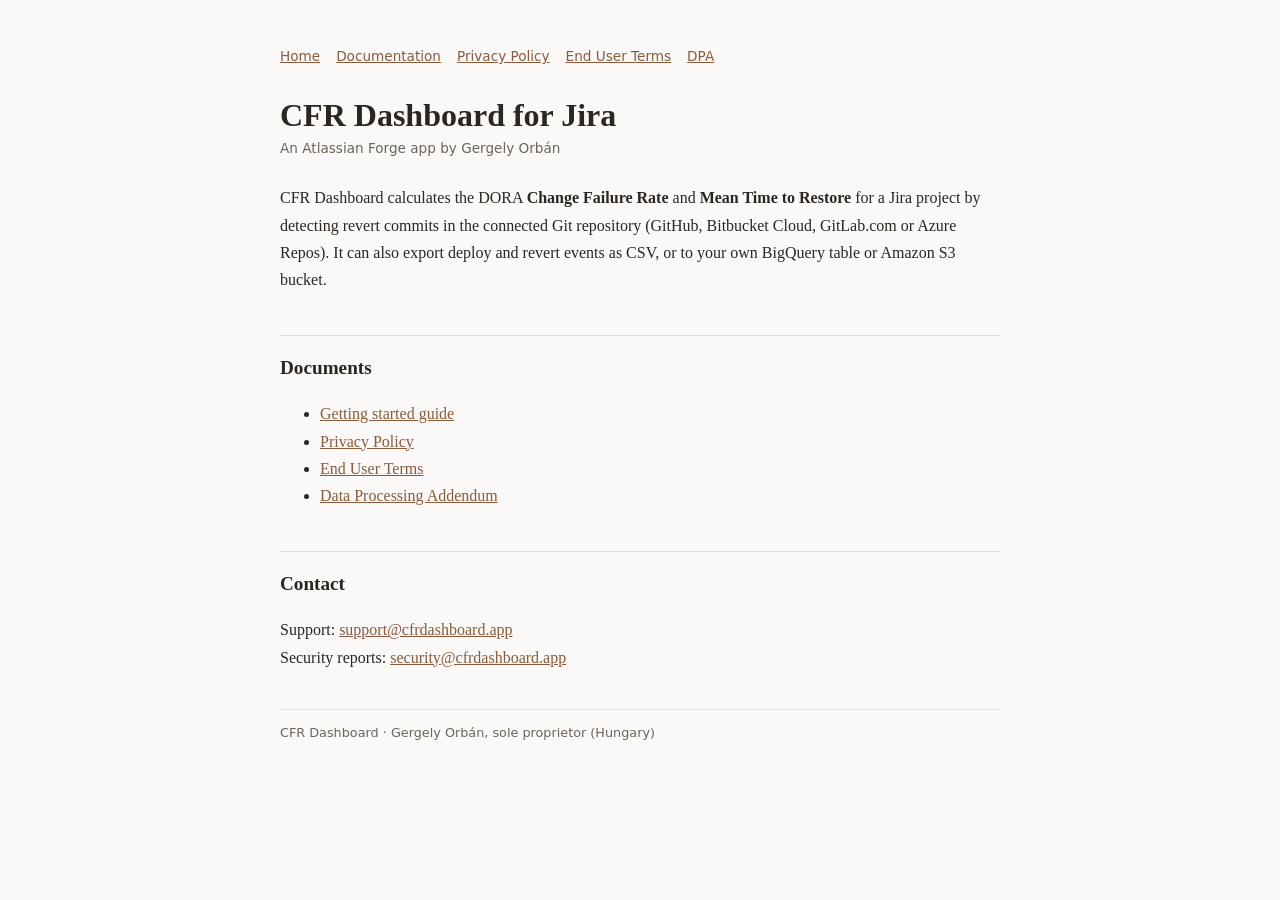
<file: index.html>
<!doctype html>
<html lang="en">
<head>
<meta charset="utf-8">
<meta name="viewport" content="width=device-width, initial-scale=1">
<title>CFR Dashboard for Jira</title>
<meta name="description" content="Change Failure Rate and time-to-restore metrics for Jira, calculated from revert commits in your Git repository.">
<link rel="stylesheet" href="/style.css">
</head>
<body>
<div class="page">
  <nav><a href="/">Home</a><a href="/docs/">Documentation</a><a href="/privacy/">Privacy Policy</a><a href="/terms/">End User Terms</a><a href="/dpa/">DPA</a></nav>
  <h1>CFR Dashboard for Jira</h1>
  <p class="sub">An Atlassian Forge app by Gergely Orbán</p>
  <p>CFR Dashboard calculates the DORA <strong>Change Failure Rate</strong> and <strong>Mean Time to Restore</strong> for a Jira project by detecting revert commits in the connected Git repository (GitHub, Bitbucket Cloud, GitLab.com or Azure Repos). It can also export deploy and revert events as CSV, or to your own BigQuery table or Amazon S3 bucket.</p>
  <h2>Documents</h2>
  <ul>
    <li><a href="/docs/">Getting started guide</a></li>
    <li><a href="/privacy/">Privacy Policy</a></li>
    <li><a href="/terms/">End User Terms</a></li>
    <li><a href="/dpa/">Data Processing Addendum</a></li>
  </ul>
  <h2>Contact</h2>
  <p>Support: <a href="mailto:support@cfrdashboard.app">support@cfrdashboard.app</a><br>
  Security reports: <a href="mailto:security@cfrdashboard.app">security@cfrdashboard.app</a></p>
  <footer>CFR Dashboard · Gergely Orbán, sole proprietor (Hungary)</footer>
</div>
</body>
</html>
</file>
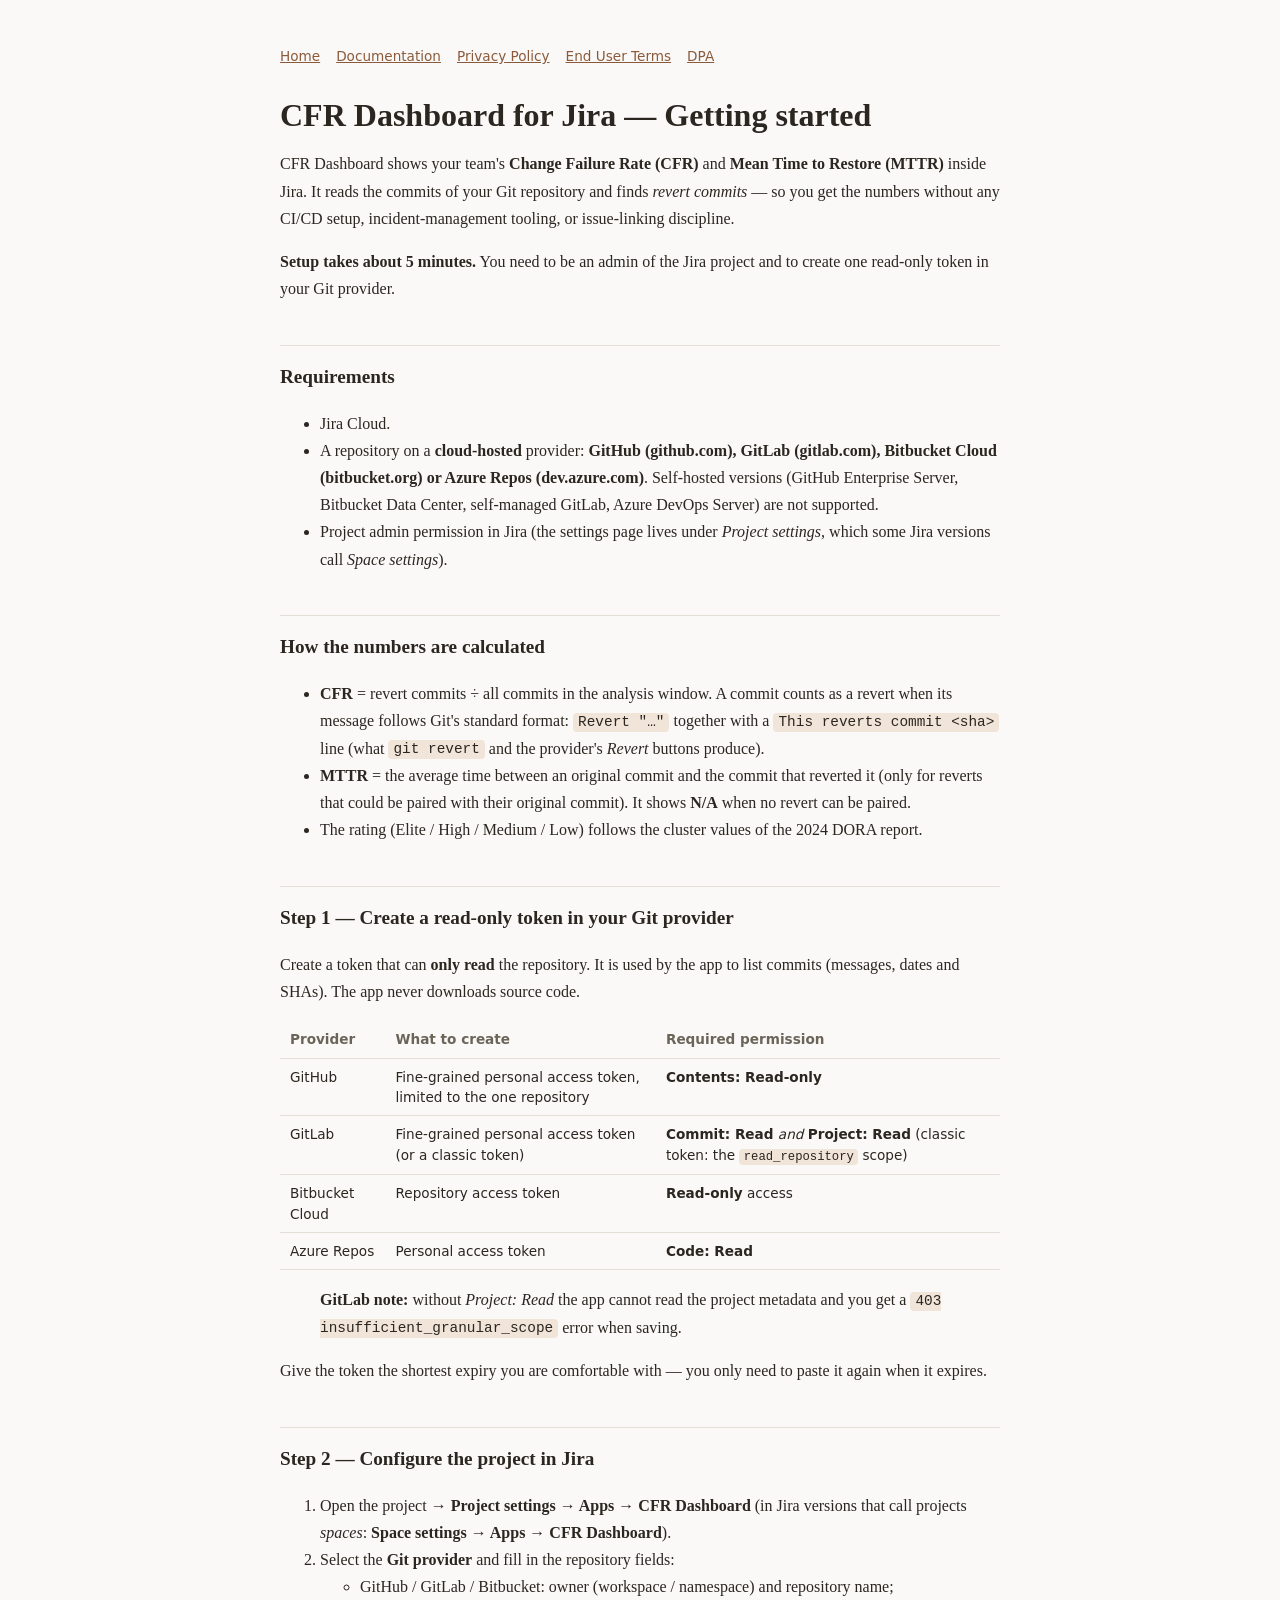
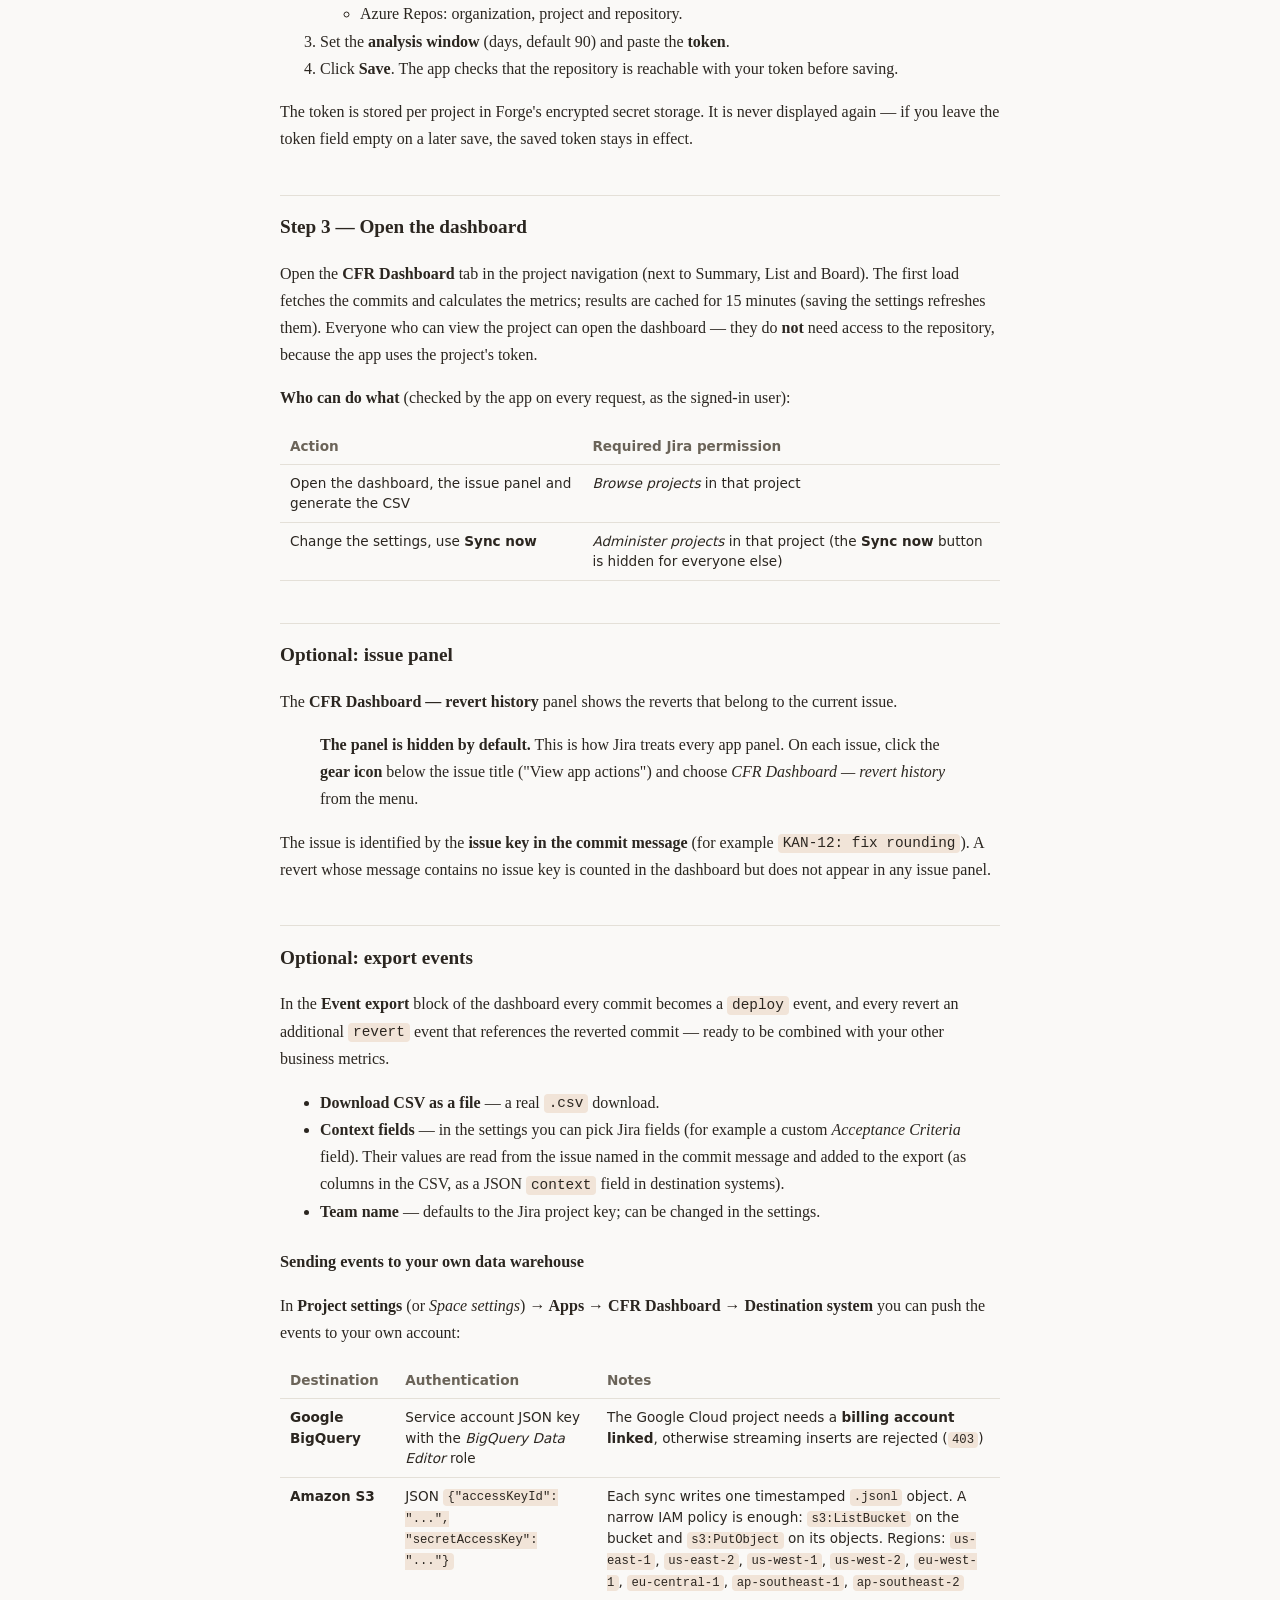
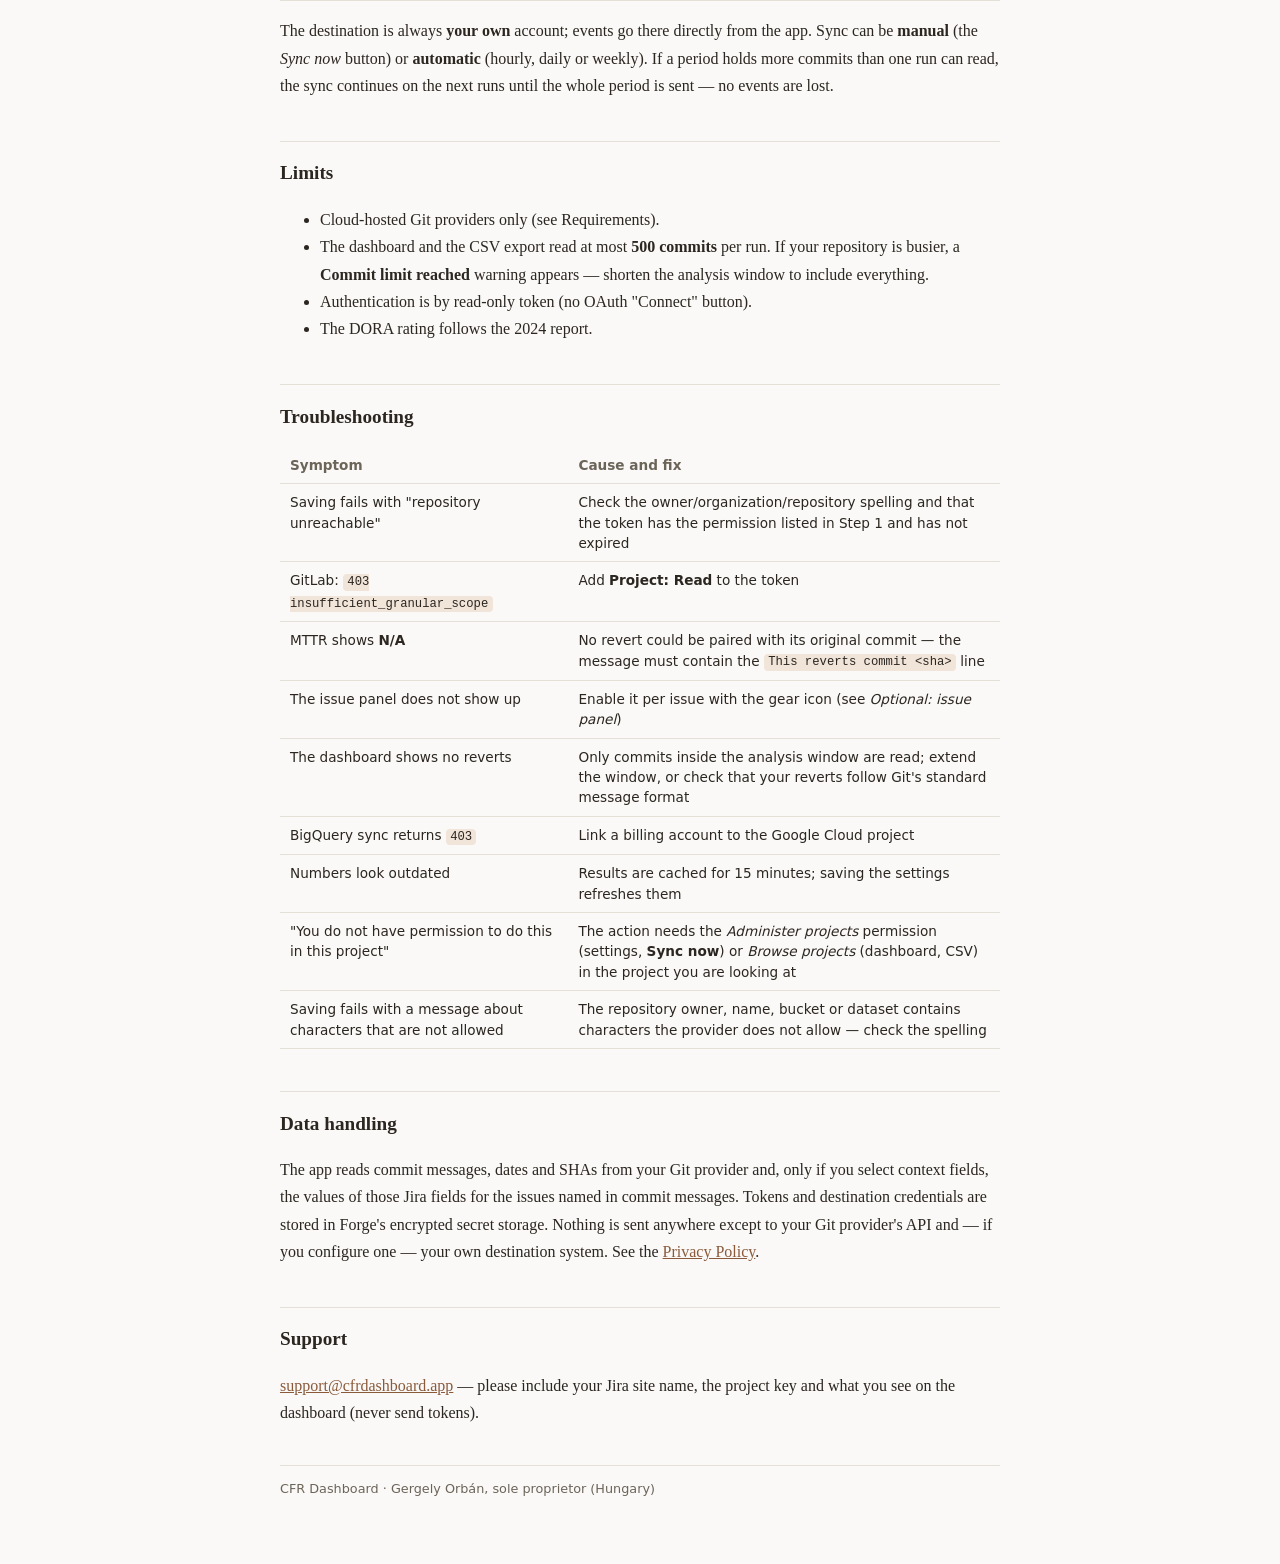
<file: docs/index.html>
<!doctype html>
<html lang="en">
<head>
<meta charset="utf-8">
<meta name="viewport" content="width=device-width, initial-scale=1">
<title>Getting started – CFR Dashboard</title>
<meta name="description" content="Set up CFR Dashboard for Jira in about five minutes: tokens, configuration, dashboard, issue panel and event export.">
<link rel="stylesheet" href="/style.css">
</head>
<body>
<div class="page">
  <nav><a href="/">Home</a><a href="/docs/">Documentation</a><a href="/privacy/">Privacy Policy</a><a href="/terms/">End User Terms</a><a href="/dpa/">DPA</a></nav>
  <h1>CFR Dashboard for Jira — Getting started</h1>
<p>CFR Dashboard shows your team&#39;s <strong>Change Failure Rate (CFR)</strong> and <strong>Mean Time to Restore (MTTR)</strong> inside Jira. It reads
the commits of your Git repository and finds <em>revert commits</em> — so you get the numbers without any CI/CD setup,
incident-management tooling, or issue-linking discipline.</p>
<p><strong>Setup takes about 5 minutes.</strong> You need to be an admin of the Jira project and to create one read-only token in your
Git provider.</p>
<h2>Requirements</h2>
<ul>
<li>Jira Cloud.</li>
<li>A repository on a <strong>cloud-hosted</strong> provider: <strong>GitHub (github.com), GitLab (gitlab.com), Bitbucket Cloud
(bitbucket.org) or Azure Repos (dev.azure.com)</strong>. Self-hosted versions (GitHub Enterprise Server, Bitbucket Data
Center, self-managed GitLab, Azure DevOps Server) are not supported.</li>
<li>Project admin permission in Jira (the settings page lives under <em>Project settings</em>, which some Jira versions call <em>Space settings</em>).</li>
</ul>
<h2>How the numbers are calculated</h2>
<ul>
<li><strong>CFR</strong> = revert commits ÷ all commits in the analysis window. A commit counts as a revert when its message follows
Git&#39;s standard format: <code>Revert &quot;…&quot;</code> together with a <code>This reverts commit &lt;sha&gt;</code> line (what <code>git revert</code> and the
provider&#39;s <em>Revert</em> buttons produce).</li>
<li><strong>MTTR</strong> = the average time between an original commit and the commit that reverted it (only for reverts that could
be paired with their original commit). It shows <strong>N/A</strong> when no revert can be paired.</li>
<li>The rating (Elite / High / Medium / Low) follows the cluster values of the 2024 DORA report.</li>
</ul>
<h2>Step 1 — Create a read-only token in your Git provider</h2>
<p>Create a token that can <strong>only read</strong> the repository. It is used by the app to list commits (messages, dates and
SHAs). The app never downloads source code.</p>
<table>
<thead>
<tr>
<th>Provider</th>
<th>What to create</th>
<th>Required permission</th>
</tr>
</thead>
<tbody><tr>
<td>GitHub</td>
<td>Fine-grained personal access token, limited to the one repository</td>
<td><strong>Contents: Read-only</strong></td>
</tr>
<tr>
<td>GitLab</td>
<td>Fine-grained personal access token (or a classic token)</td>
<td><strong>Commit: Read</strong> <em>and</em> <strong>Project: Read</strong> (classic token: the <code>read_repository</code> scope)</td>
</tr>
<tr>
<td>Bitbucket Cloud</td>
<td>Repository access token</td>
<td><strong>Read-only</strong> access</td>
</tr>
<tr>
<td>Azure Repos</td>
<td>Personal access token</td>
<td><strong>Code: Read</strong></td>
</tr>
</tbody></table>
<blockquote>
<p><strong>GitLab note:</strong> without <em>Project: Read</em> the app cannot read the project metadata and you get a
<code>403 insufficient_granular_scope</code> error when saving.</p>
</blockquote>
<p>Give the token the shortest expiry you are comfortable with — you only need to paste it again when it expires.</p>
<h2>Step 2 — Configure the project in Jira</h2>
<ol>
<li>Open the project → <strong>Project settings → Apps → CFR Dashboard</strong> (in Jira versions that call projects <em>spaces</em>: <strong>Space settings → Apps → CFR Dashboard</strong>).</li>
<li>Select the <strong>Git provider</strong> and fill in the repository fields:<ul>
<li>GitHub / GitLab / Bitbucket: owner (workspace / namespace) and repository name;</li>
<li>Azure Repos: organization, project and repository.</li>
</ul>
</li>
<li>Set the <strong>analysis window</strong> (days, default 90) and paste the <strong>token</strong>.</li>
<li>Click <strong>Save</strong>. The app checks that the repository is reachable with your token before saving.</li>
</ol>
<p>The token is stored per project in Forge&#39;s encrypted secret storage. It is never displayed again — if you leave the
token field empty on a later save, the saved token stays in effect.</p>
<h2>Step 3 — Open the dashboard</h2>
<p>Open the <strong>CFR Dashboard</strong> tab in the project navigation (next to Summary, List and Board). The first load fetches the commits and calculates the metrics; results
are cached for 15 minutes (saving the settings refreshes them). Everyone who can view the project can open the
dashboard — they do <strong>not</strong> need access to the repository, because the app uses the project&#39;s token.</p>
<p><strong>Who can do what</strong> (checked by the app on every request, as the signed-in user):</p>
<table>
<thead>
<tr>
<th>Action</th>
<th>Required Jira permission</th>
</tr>
</thead>
<tbody><tr>
<td>Open the dashboard, the issue panel and generate the CSV</td>
<td><em>Browse projects</em> in that project</td>
</tr>
<tr>
<td>Change the settings, use <strong>Sync now</strong></td>
<td><em>Administer projects</em> in that project (the <strong>Sync now</strong> button is hidden for everyone else)</td>
</tr>
</tbody></table>
<h2>Optional: issue panel</h2>
<p>The <strong>CFR Dashboard — revert history</strong> panel shows the reverts that belong to the current issue.</p>
<blockquote>
<p><strong>The panel is hidden by default.</strong> This is how Jira treats every app panel. On each issue, click the <strong>gear icon</strong>
below the issue title (&quot;View app actions&quot;) and choose <em>CFR Dashboard — revert history</em> from the menu.</p>
</blockquote>
<p>The issue is identified by the <strong>issue key in the commit message</strong> (for example <code>KAN-12: fix rounding</code>). A revert
whose message contains no issue key is counted in the dashboard but does not appear in any issue panel.</p>
<h2>Optional: export events</h2>
<p>In the <strong>Event export</strong> block of the dashboard every commit becomes a <code>deploy</code> event, and every revert an additional
<code>revert</code> event that references the reverted commit — ready to be combined with your other business metrics.</p>
<ul>
<li><strong>Download CSV as a file</strong> — a real <code>.csv</code> download.</li>
<li><strong>Context fields</strong> — in the settings you can pick Jira fields (for example a custom <em>Acceptance Criteria</em> field).
Their values are read from the issue named in the commit message and added to the export (as columns in the CSV, as a
JSON <code>context</code> field in destination systems).</li>
<li><strong>Team name</strong> — defaults to the Jira project key; can be changed in the settings.</li>
</ul>
<h3>Sending events to your own data warehouse</h3>
<p>In <strong>Project settings</strong> (or <em>Space settings</em>) <strong>→ Apps → CFR Dashboard → Destination system</strong> you can push the events to your own account:</p>
<table>
<thead>
<tr>
<th>Destination</th>
<th>Authentication</th>
<th>Notes</th>
</tr>
</thead>
<tbody><tr>
<td><strong>Google BigQuery</strong></td>
<td>Service account JSON key with the <em>BigQuery Data Editor</em> role</td>
<td>The Google Cloud project needs a <strong>billing account linked</strong>, otherwise streaming inserts are rejected (<code>403</code>)</td>
</tr>
<tr>
<td><strong>Amazon S3</strong></td>
<td>JSON <code>{&quot;accessKeyId&quot;: &quot;...&quot;, &quot;secretAccessKey&quot;: &quot;...&quot;}</code></td>
<td>Each sync writes one timestamped <code>.jsonl</code> object. A narrow IAM policy is enough: <code>s3:ListBucket</code> on the bucket and <code>s3:PutObject</code> on its objects. Regions: <code>us-east-1</code>, <code>us-east-2</code>, <code>us-west-1</code>, <code>us-west-2</code>, <code>eu-west-1</code>, <code>eu-central-1</code>, <code>ap-southeast-1</code>, <code>ap-southeast-2</code></td>
</tr>
</tbody></table>
<p>The destination is always <strong>your own</strong> account; events go there directly from the app. Sync can be <strong>manual</strong> (the
<em>Sync now</em> button) or <strong>automatic</strong> (hourly, daily or weekly). If a period holds more commits than one run can read,
the sync continues on the next runs until the whole period is sent — no events are lost.</p>
<h2>Limits</h2>
<ul>
<li>Cloud-hosted Git providers only (see Requirements).</li>
<li>The dashboard and the CSV export read at most <strong>500 commits</strong> per run. If your repository is busier, a <strong>Commit limit
reached</strong> warning appears — shorten the analysis window to include everything.</li>
<li>Authentication is by read-only token (no OAuth &quot;Connect&quot; button).</li>
<li>The DORA rating follows the 2024 report.</li>
</ul>
<h2>Troubleshooting</h2>
<table>
<thead>
<tr>
<th>Symptom</th>
<th>Cause and fix</th>
</tr>
</thead>
<tbody><tr>
<td>Saving fails with &quot;repository unreachable&quot;</td>
<td>Check the owner/organization/repository spelling and that the token has the permission listed in Step 1 and has not expired</td>
</tr>
<tr>
<td>GitLab: <code>403 insufficient_granular_scope</code></td>
<td>Add <strong>Project: Read</strong> to the token</td>
</tr>
<tr>
<td>MTTR shows <strong>N/A</strong></td>
<td>No revert could be paired with its original commit — the message must contain the <code>This reverts commit &lt;sha&gt;</code> line</td>
</tr>
<tr>
<td>The issue panel does not show up</td>
<td>Enable it per issue with the gear icon (see <em>Optional: issue panel</em>)</td>
</tr>
<tr>
<td>The dashboard shows no reverts</td>
<td>Only commits inside the analysis window are read; extend the window, or check that your reverts follow Git&#39;s standard message format</td>
</tr>
<tr>
<td>BigQuery sync returns <code>403</code></td>
<td>Link a billing account to the Google Cloud project</td>
</tr>
<tr>
<td>Numbers look outdated</td>
<td>Results are cached for 15 minutes; saving the settings refreshes them</td>
</tr>
<tr>
<td>&quot;You do not have permission to do this in this project&quot;</td>
<td>The action needs the <em>Administer projects</em> permission (settings, <strong>Sync now</strong>) or <em>Browse projects</em> (dashboard, CSV) in the project you are looking at</td>
</tr>
<tr>
<td>Saving fails with a message about characters that are not allowed</td>
<td>The repository owner, name, bucket or dataset contains characters the provider does not allow — check the spelling</td>
</tr>
</tbody></table>
<h2>Data handling</h2>
<p>The app reads commit messages, dates and SHAs from your Git provider and, only if you select context fields, the
values of those Jira fields for the issues named in commit messages. Tokens and destination credentials are stored in
Forge&#39;s encrypted secret storage. Nothing is sent anywhere except to your Git provider&#39;s API and — if you configure
one — your own destination system. See the <a href="https://cfrdashboard.app/privacy/">Privacy Policy</a>.</p>
<h2>Support</h2>
<p><a href="mailto:support@cfrdashboard.app">support@cfrdashboard.app</a> — please include your Jira site name, the project key and what you see on the
dashboard (never send tokens).</p>

  <footer>CFR Dashboard · Gergely Orbán, sole proprietor (Hungary)</footer>
</div>
</body>
</html>
</file>
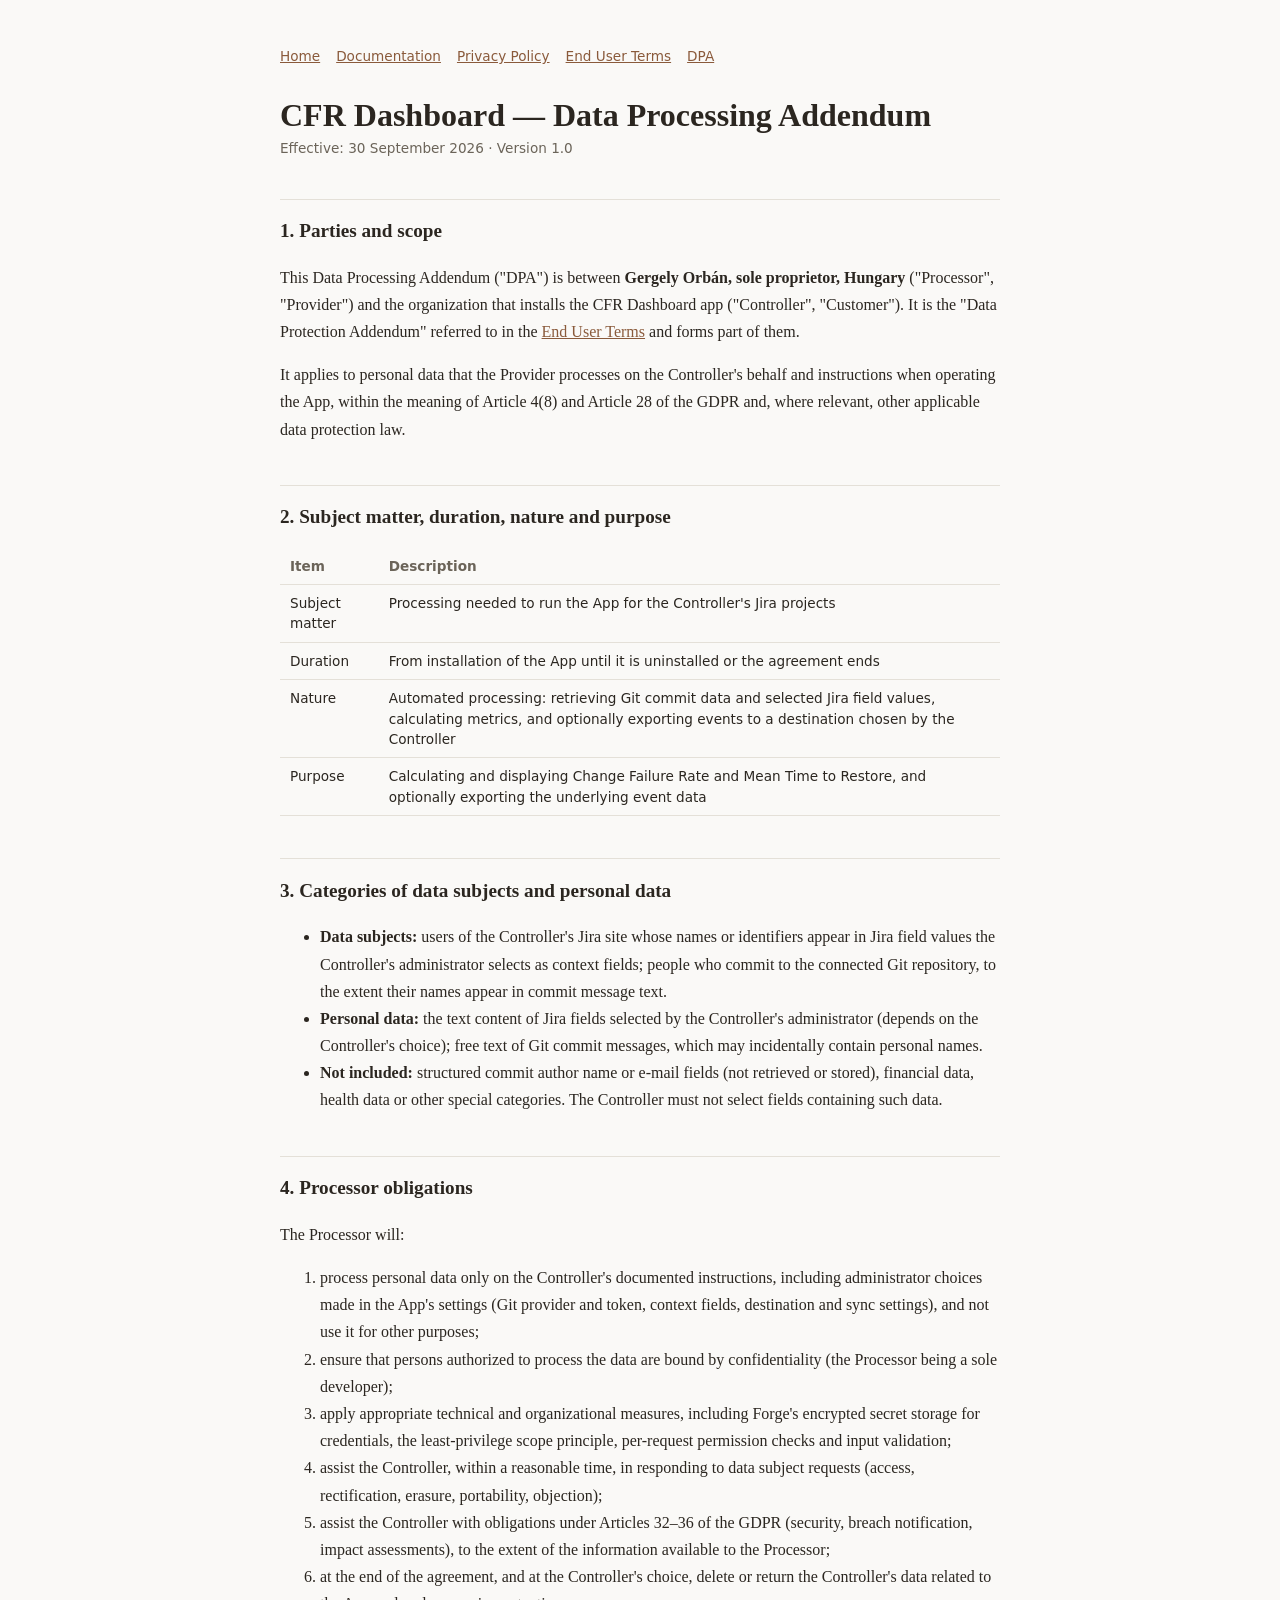
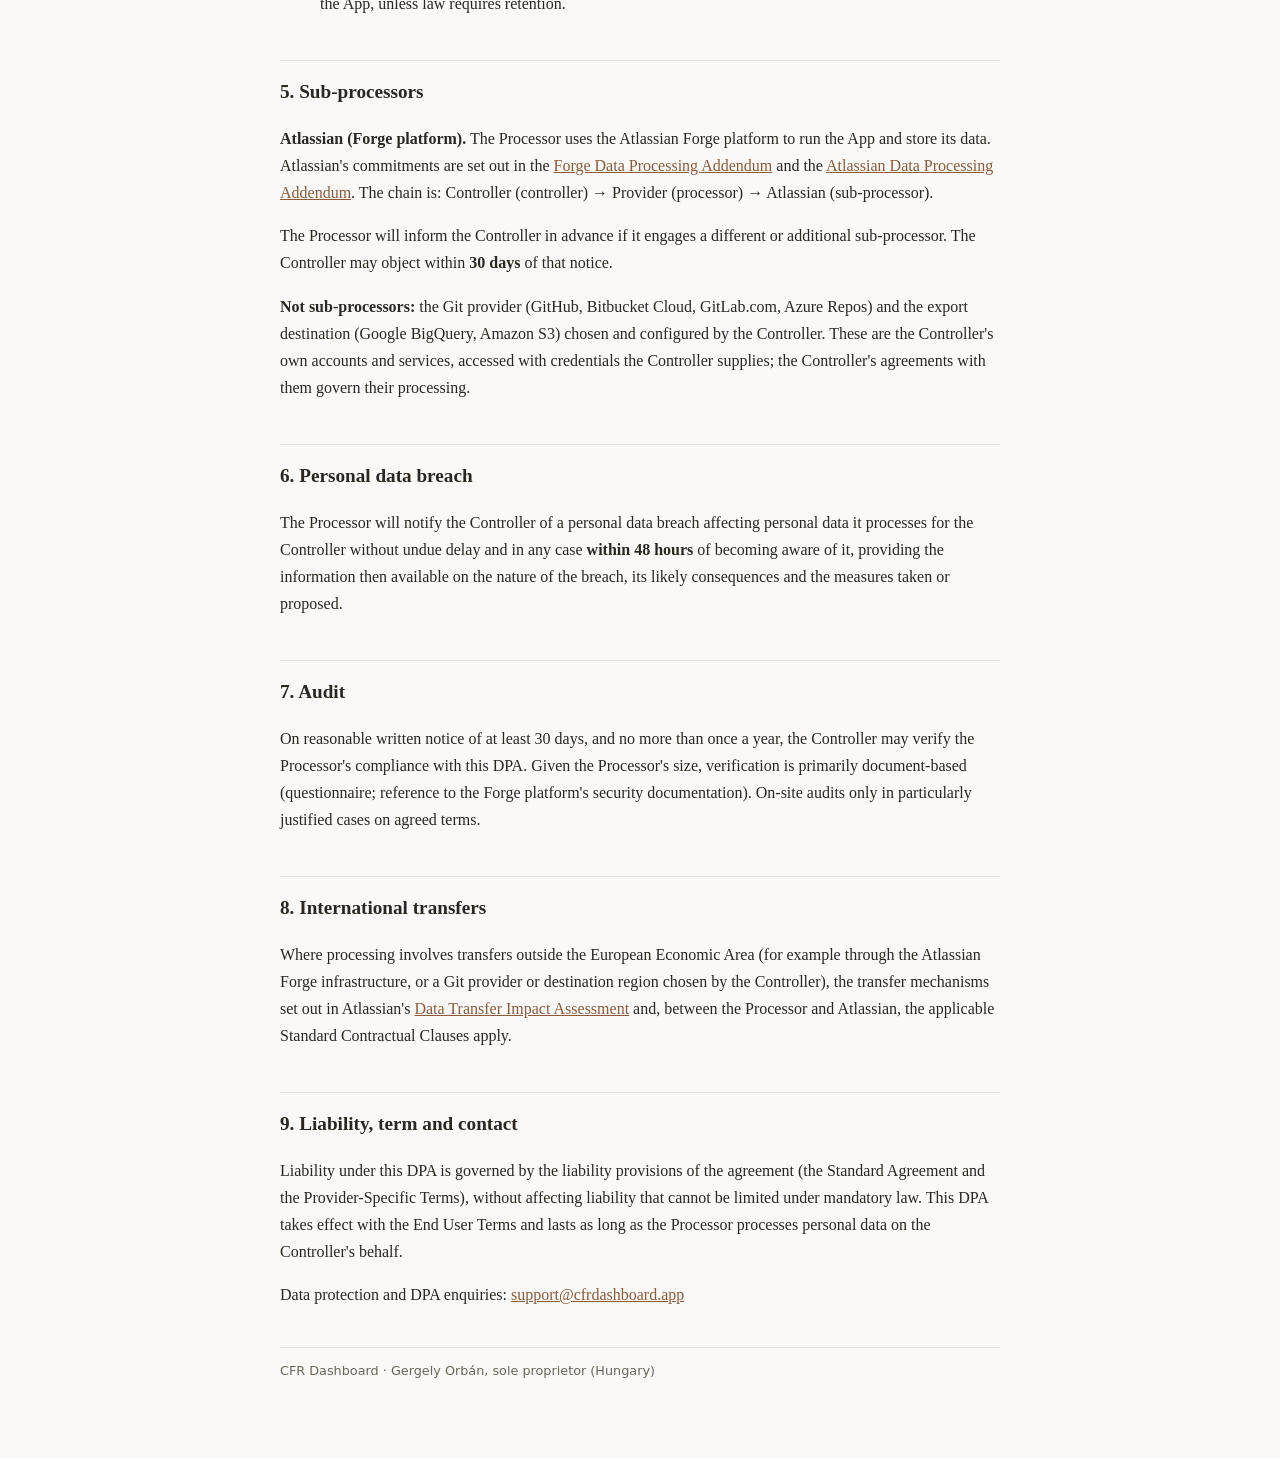
<file: dpa/index.html>
<!doctype html>
<html lang="en">
<head>
<meta charset="utf-8">
<meta name="viewport" content="width=device-width, initial-scale=1">
<title>Data Processing Addendum – CFR Dashboard</title>
<link rel="stylesheet" href="/style.css">
</head>
<body>
<div class="page">
  <nav><a href="/">Home</a><a href="/docs/">Documentation</a><a href="/privacy/">Privacy Policy</a><a href="/terms/">End User Terms</a><a href="/dpa/">DPA</a></nav>
  <h1>CFR Dashboard — Data Processing Addendum</h1>
  <p class="sub">Effective: 30 September 2026 · Version 1.0</p>

  <h2>1. Parties and scope</h2>
  <p>This Data Processing Addendum ("DPA") is between <strong>Gergely Orbán, sole proprietor, Hungary</strong> ("Processor", "Provider") and the organization that installs the CFR Dashboard app ("Controller", "Customer"). It is the "Data Protection Addendum" referred to in the <a href="/terms/">End User Terms</a> and forms part of them.</p>
  <p>It applies to personal data that the Provider processes on the Controller's behalf and instructions when operating the App, within the meaning of Article 4(8) and Article 28 of the GDPR and, where relevant, other applicable data protection law.</p>

  <h2>2. Subject matter, duration, nature and purpose</h2>
  <table>
    <tr><th>Item</th><th>Description</th></tr>
    <tr><td>Subject matter</td><td>Processing needed to run the App for the Controller's Jira projects</td></tr>
    <tr><td>Duration</td><td>From installation of the App until it is uninstalled or the agreement ends</td></tr>
    <tr><td>Nature</td><td>Automated processing: retrieving Git commit data and selected Jira field values, calculating metrics, and optionally exporting events to a destination chosen by the Controller</td></tr>
    <tr><td>Purpose</td><td>Calculating and displaying Change Failure Rate and Mean Time to Restore, and optionally exporting the underlying event data</td></tr>
  </table>

  <h2>3. Categories of data subjects and personal data</h2>
  <ul>
    <li><strong>Data subjects:</strong> users of the Controller's Jira site whose names or identifiers appear in Jira field values the Controller's administrator selects as context fields; people who commit to the connected Git repository, to the extent their names appear in commit message text.</li>
    <li><strong>Personal data:</strong> the text content of Jira fields selected by the Controller's administrator (depends on the Controller's choice); free text of Git commit messages, which may incidentally contain personal names.</li>
    <li><strong>Not included:</strong> structured commit author name or e-mail fields (not retrieved or stored), financial data, health data or other special categories. The Controller must not select fields containing such data.</li>
  </ul>

  <h2>4. Processor obligations</h2>
  <p>The Processor will:</p>
  <ol>
    <li>process personal data only on the Controller's documented instructions, including administrator choices made in the App's settings (Git provider and token, context fields, destination and sync settings), and not use it for other purposes;</li>
    <li>ensure that persons authorized to process the data are bound by confidentiality (the Processor being a sole developer);</li>
    <li>apply appropriate technical and organizational measures, including Forge's encrypted secret storage for credentials, the least-privilege scope principle, per-request permission checks and input validation;</li>
    <li>assist the Controller, within a reasonable time, in responding to data subject requests (access, rectification, erasure, portability, objection);</li>
    <li>assist the Controller with obligations under Articles 32–36 of the GDPR (security, breach notification, impact assessments), to the extent of the information available to the Processor;</li>
    <li>at the end of the agreement, and at the Controller's choice, delete or return the Controller's data related to the App, unless law requires retention.</li>
  </ol>

  <h2>5. Sub-processors</h2>
  <p><strong>Atlassian (Forge platform).</strong> The Processor uses the Atlassian Forge platform to run the App and store its data. Atlassian's commitments are set out in the <a href="https://developer.atlassian.com/platform/forge/resources/Forge-Data-Processing-Addendum.pdf">Forge Data Processing Addendum</a> and the <a href="https://www.atlassian.com/legal/data-processing-addendum">Atlassian Data Processing Addendum</a>. The chain is: Controller (controller) → Provider (processor) → Atlassian (sub-processor).</p>
  <p>The Processor will inform the Controller in advance if it engages a different or additional sub-processor. The Controller may object within <strong>30 days</strong> of that notice.</p>
  <p><strong>Not sub-processors:</strong> the Git provider (GitHub, Bitbucket Cloud, GitLab.com, Azure Repos) and the export destination (Google BigQuery, Amazon S3) chosen and configured by the Controller. These are the Controller's own accounts and services, accessed with credentials the Controller supplies; the Controller's agreements with them govern their processing.</p>

  <h2>6. Personal data breach</h2>
  <p>The Processor will notify the Controller of a personal data breach affecting personal data it processes for the Controller without undue delay and in any case <strong>within 48 hours</strong> of becoming aware of it, providing the information then available on the nature of the breach, its likely consequences and the measures taken or proposed.</p>

  <h2>7. Audit</h2>
  <p>On reasonable written notice of at least 30 days, and no more than once a year, the Controller may verify the Processor's compliance with this DPA. Given the Processor's size, verification is primarily document-based (questionnaire; reference to the Forge platform's security documentation). On-site audits only in particularly justified cases on agreed terms.</p>

  <h2>8. International transfers</h2>
  <p>Where processing involves transfers outside the European Economic Area (for example through the Atlassian Forge infrastructure, or a Git provider or destination region chosen by the Controller), the transfer mechanisms set out in Atlassian's <a href="https://www.atlassian.com/legal/data-transfer-impact-assessment">Data Transfer Impact Assessment</a> and, between the Processor and Atlassian, the applicable Standard Contractual Clauses apply.</p>

  <h2>9. Liability, term and contact</h2>
  <p>Liability under this DPA is governed by the liability provisions of the agreement (the Standard Agreement and the Provider-Specific Terms), without affecting liability that cannot be limited under mandatory law. This DPA takes effect with the End User Terms and lasts as long as the Processor processes personal data on the Controller's behalf.</p>
  <p>Data protection and DPA enquiries: <a href="mailto:support@cfrdashboard.app">support@cfrdashboard.app</a></p>

  <footer>CFR Dashboard · Gergely Orbán, sole proprietor (Hungary)</footer>
</div>
</body>
</html>
</file>
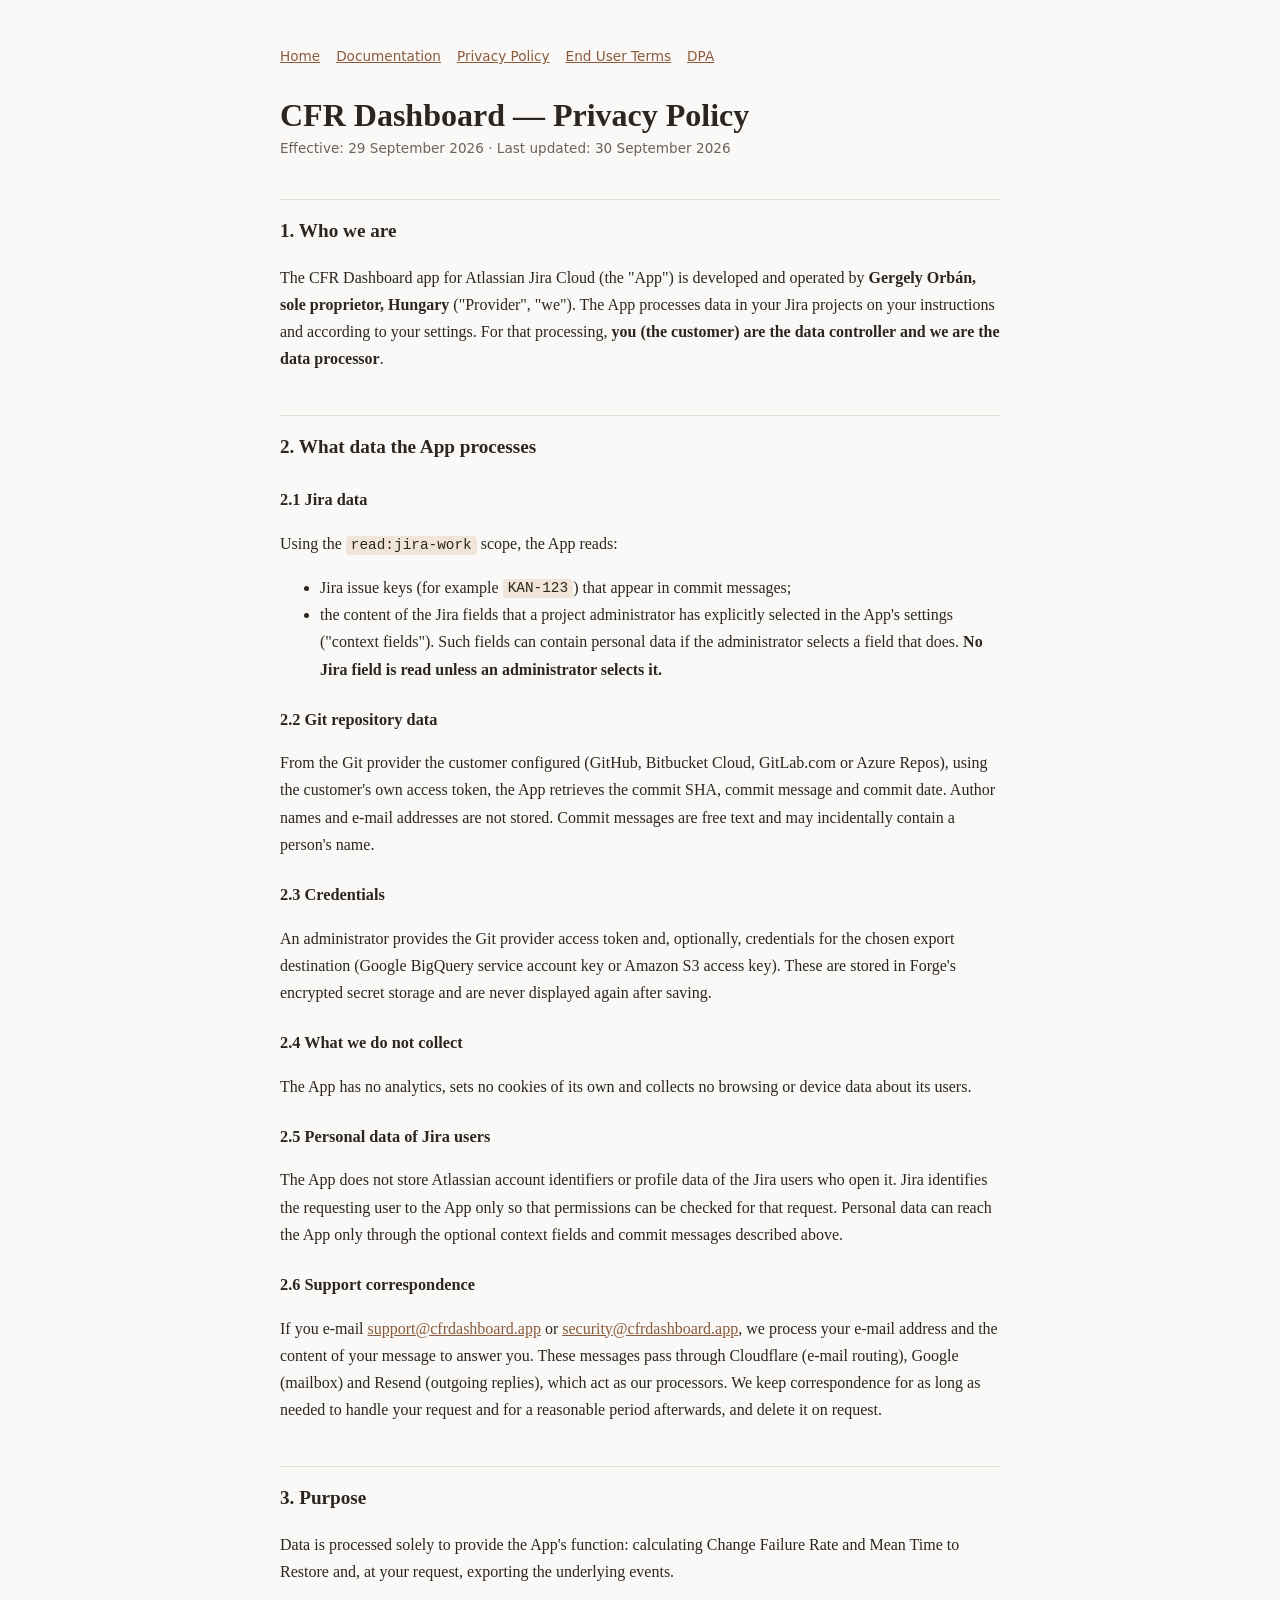
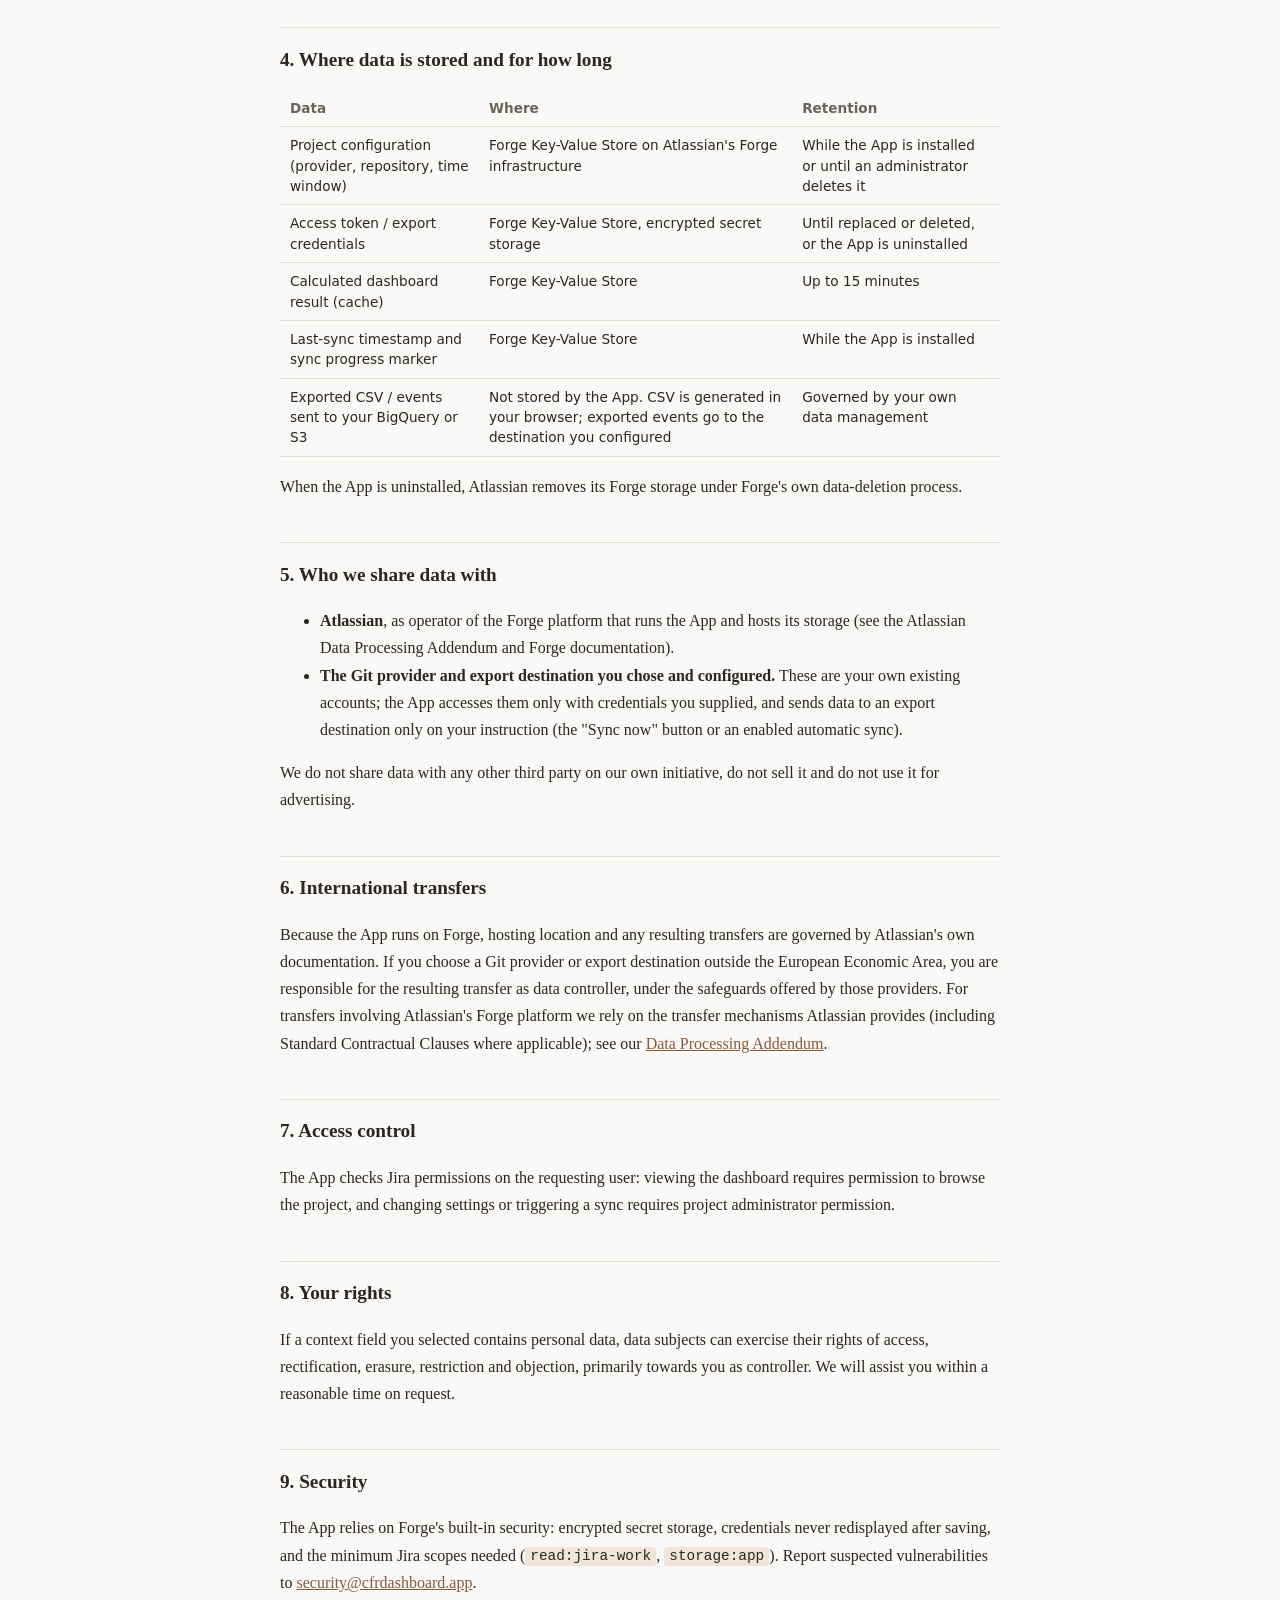
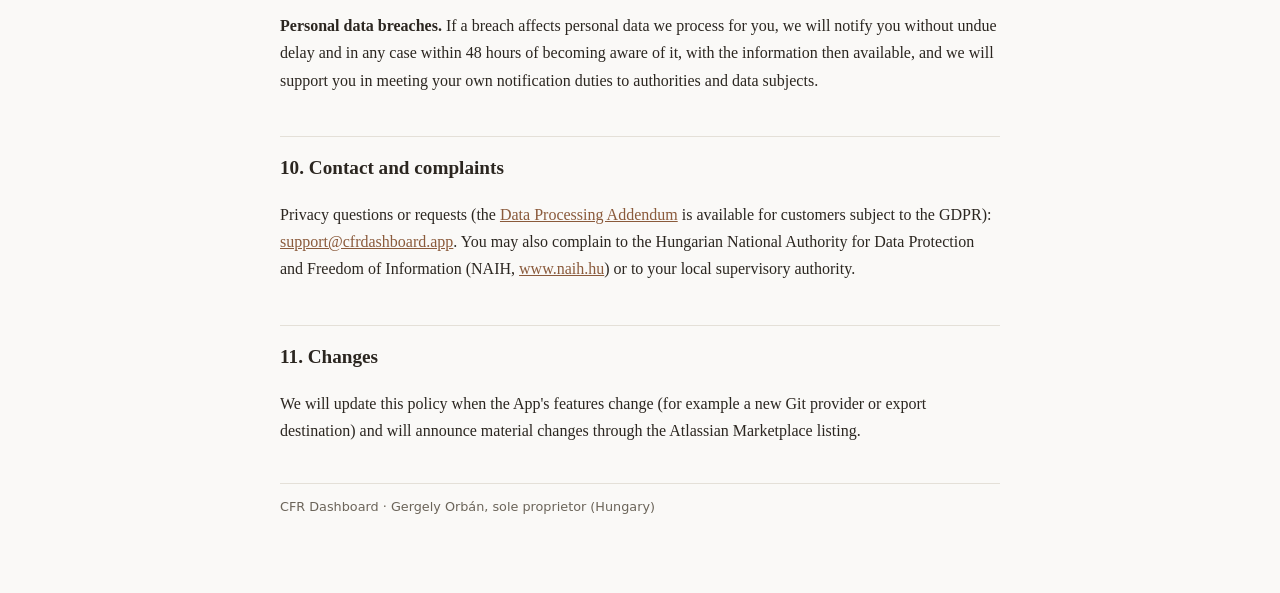
<file: privacy/index.html>
<!doctype html>
<html lang="en">
<head>
<meta charset="utf-8">
<meta name="viewport" content="width=device-width, initial-scale=1">
<title>Privacy Policy – CFR Dashboard</title>
<link rel="stylesheet" href="/style.css">
</head>
<body>
<div class="page">
  <nav><a href="/">Home</a><a href="/docs/">Documentation</a><a href="/privacy/">Privacy Policy</a><a href="/terms/">End User Terms</a><a href="/dpa/">DPA</a></nav>
  <h1>CFR Dashboard — Privacy Policy</h1>
  <p class="sub">Effective: 29 September 2026 · Last updated: 30 September 2026</p>

  <h2>1. Who we are</h2>
  <p>The CFR Dashboard app for Atlassian Jira Cloud (the "App") is developed and operated by <strong>Gergely Orbán, sole proprietor, Hungary</strong> ("Provider", "we"). The App processes data in your Jira projects on your instructions and according to your settings. For that processing, <strong>you (the customer) are the data controller and we are the data processor</strong>.</p>

  <h2>2. What data the App processes</h2>
  <h3>2.1 Jira data</h3>
  <p>Using the <code>read:jira-work</code> scope, the App reads:</p>
  <ul>
    <li>Jira issue keys (for example <code>KAN-123</code>) that appear in commit messages;</li>
    <li>the content of the Jira fields that a project administrator has explicitly selected in the App's settings ("context fields"). Such fields can contain personal data if the administrator selects a field that does. <strong>No Jira field is read unless an administrator selects it.</strong></li>
  </ul>
  <h3>2.2 Git repository data</h3>
  <p>From the Git provider the customer configured (GitHub, Bitbucket Cloud, GitLab.com or Azure Repos), using the customer's own access token, the App retrieves the commit SHA, commit message and commit date. Author names and e-mail addresses are not stored. Commit messages are free text and may incidentally contain a person's name.</p>
  <h3>2.3 Credentials</h3>
  <p>An administrator provides the Git provider access token and, optionally, credentials for the chosen export destination (Google BigQuery service account key or Amazon S3 access key). These are stored in Forge's encrypted secret storage and are never displayed again after saving.</p>
  <h3>2.4 What we do not collect</h3>
  <p>The App has no analytics, sets no cookies of its own and collects no browsing or device data about its users.</p>

  <h3>2.5 Personal data of Jira users</h3>
  <p>The App does not store Atlassian account identifiers or profile data of the Jira users who open it. Jira identifies the requesting user to the App only so that permissions can be checked for that request. Personal data can reach the App only through the optional context fields and commit messages described above.</p>
  <h3>2.6 Support correspondence</h3>
  <p>If you e-mail <a href="mailto:support@cfrdashboard.app">support@cfrdashboard.app</a> or <a href="mailto:security@cfrdashboard.app">security@cfrdashboard.app</a>, we process your e-mail address and the content of your message to answer you. These messages pass through Cloudflare (e-mail routing), Google (mailbox) and Resend (outgoing replies), which act as our processors. We keep correspondence for as long as needed to handle your request and for a reasonable period afterwards, and delete it on request.</p>

  <h2>3. Purpose</h2>
  <p>Data is processed solely to provide the App's function: calculating Change Failure Rate and Mean Time to Restore and, at your request, exporting the underlying events.</p>

  <h2>4. Where data is stored and for how long</h2>
  <table>
    <tr><th>Data</th><th>Where</th><th>Retention</th></tr>
    <tr><td>Project configuration (provider, repository, time window)</td><td>Forge Key-Value Store on Atlassian's Forge infrastructure</td><td>While the App is installed or until an administrator deletes it</td></tr>
    <tr><td>Access token / export credentials</td><td>Forge Key-Value Store, encrypted secret storage</td><td>Until replaced or deleted, or the App is uninstalled</td></tr>
    <tr><td>Calculated dashboard result (cache)</td><td>Forge Key-Value Store</td><td>Up to 15 minutes</td></tr>
    <tr><td>Last-sync timestamp and sync progress marker</td><td>Forge Key-Value Store</td><td>While the App is installed</td></tr>
    <tr><td>Exported CSV / events sent to your BigQuery or S3</td><td>Not stored by the App. CSV is generated in your browser; exported events go to the destination you configured</td><td>Governed by your own data management</td></tr>
  </table>
  <p>When the App is uninstalled, Atlassian removes its Forge storage under Forge's own data-deletion process.</p>

  <h2>5. Who we share data with</h2>
  <ul>
    <li><strong>Atlassian</strong>, as operator of the Forge platform that runs the App and hosts its storage (see the Atlassian Data Processing Addendum and Forge documentation).</li>
    <li><strong>The Git provider and export destination you chose and configured.</strong> These are your own existing accounts; the App accesses them only with credentials you supplied, and sends data to an export destination only on your instruction (the "Sync now" button or an enabled automatic sync).</li>
  </ul>
  <p>We do not share data with any other third party on our own initiative, do not sell it and do not use it for advertising.</p>

  <h2>6. International transfers</h2>
  <p>Because the App runs on Forge, hosting location and any resulting transfers are governed by Atlassian's own documentation. If you choose a Git provider or export destination outside the European Economic Area, you are responsible for the resulting transfer as data controller, under the safeguards offered by those providers. For transfers involving Atlassian's Forge platform we rely on the transfer mechanisms Atlassian provides (including Standard Contractual Clauses where applicable); see our <a href="/dpa/">Data Processing Addendum</a>.</p>

  <h2>7. Access control</h2>
  <p>The App checks Jira permissions on the requesting user: viewing the dashboard requires permission to browse the project, and changing settings or triggering a sync requires project administrator permission.</p>

  <h2>8. Your rights</h2>
  <p>If a context field you selected contains personal data, data subjects can exercise their rights of access, rectification, erasure, restriction and objection, primarily towards you as controller. We will assist you within a reasonable time on request.</p>

  <h2>9. Security</h2>
  <p>The App relies on Forge's built-in security: encrypted secret storage, credentials never redisplayed after saving, and the minimum Jira scopes needed (<code>read:jira-work</code>, <code>storage:app</code>). Report suspected vulnerabilities to <a href="mailto:security@cfrdashboard.app">security@cfrdashboard.app</a>.</p>
  <p><strong>Personal data breaches.</strong> If a breach affects personal data we process for you, we will notify you without undue delay and in any case within 48 hours of becoming aware of it, with the information then available, and we will support you in meeting your own notification duties to authorities and data subjects.</p>

  <h2>10. Contact and complaints</h2>
  <p>Privacy questions or requests (the <a href="/dpa/">Data Processing Addendum</a> is available for customers subject to the GDPR): <a href="mailto:support@cfrdashboard.app">support@cfrdashboard.app</a>. You may also complain to the Hungarian National Authority for Data Protection and Freedom of Information (NAIH, <a href="https://www.naih.hu">www.naih.hu</a>) or to your local supervisory authority.</p>

  <h2>11. Changes</h2>
  <p>We will update this policy when the App's features change (for example a new Git provider or export destination) and will announce material changes through the Atlassian Marketplace listing.</p>

  <footer>CFR Dashboard · Gergely Orbán, sole proprietor (Hungary)</footer>
</div>
</body>
</html>
</file>
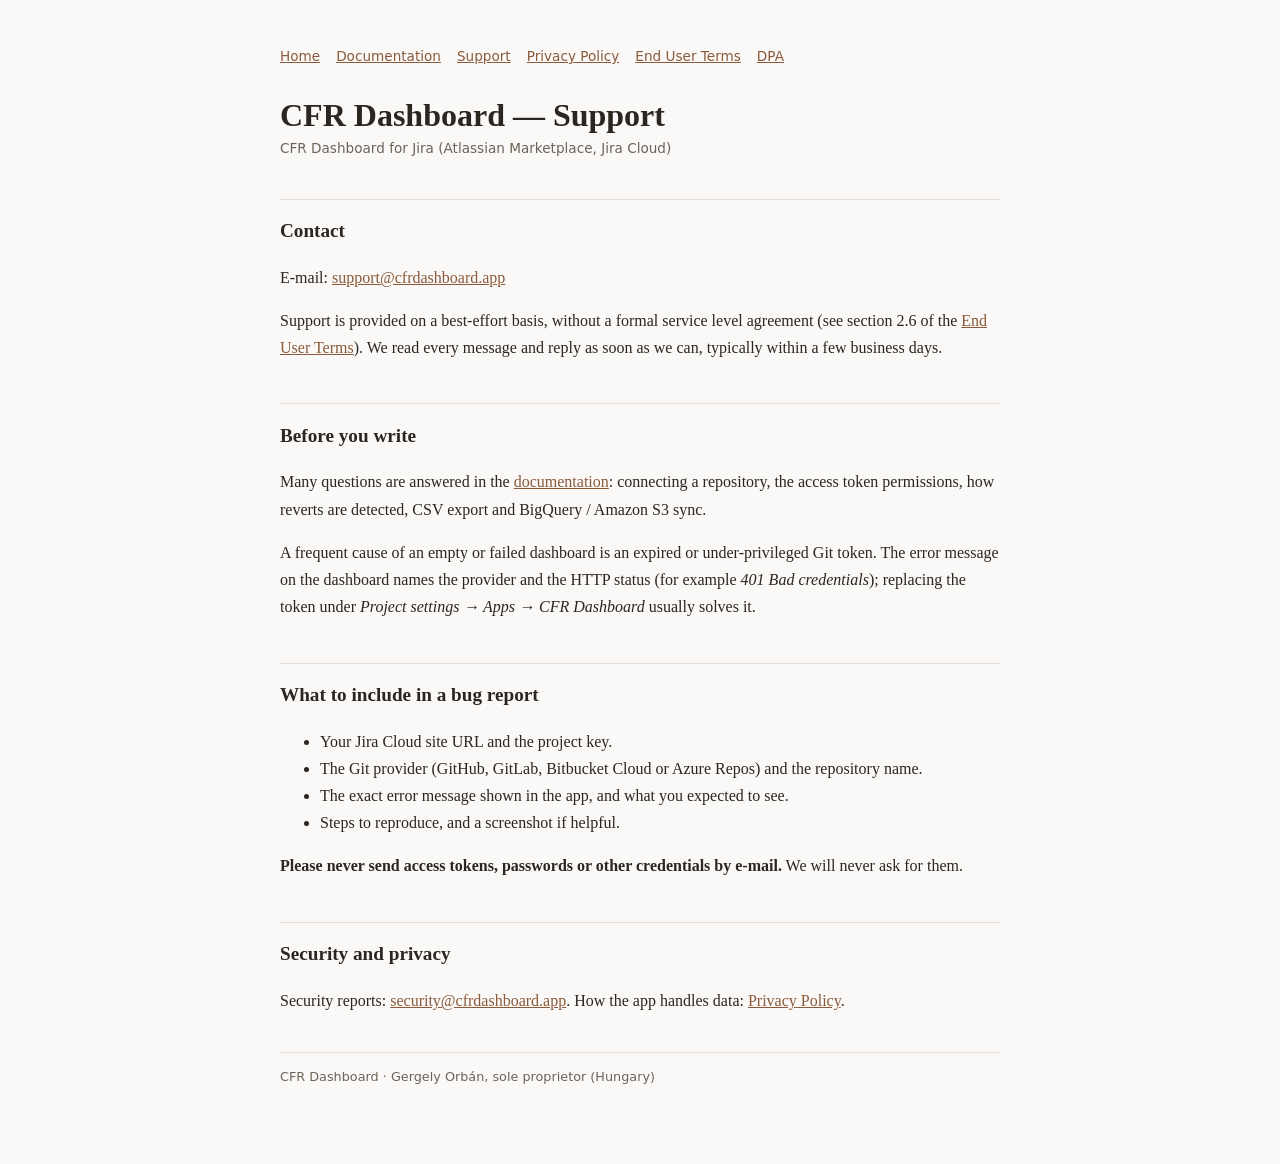
<file: support/index.html>
<!doctype html>
<html lang="en">
<head>
<meta charset="utf-8">
<meta name="viewport" content="width=device-width, initial-scale=1">
<title>Support – CFR Dashboard</title>
<link rel="stylesheet" href="/style.css">
</head>
<body>
<div class="page">
  <nav><a href="/">Home</a><a href="/docs/">Documentation</a><a href="/support/">Support</a><a href="/privacy/">Privacy Policy</a><a href="/terms/">End User Terms</a><a href="/dpa/">DPA</a></nav>
  <h1>CFR Dashboard — Support</h1>
  <p class="sub">CFR Dashboard for Jira (Atlassian Marketplace, Jira Cloud)</p>

  <h2>Contact</h2>
  <p>E-mail: <a href="mailto:support@cfrdashboard.app">support@cfrdashboard.app</a></p>
  <p>Support is provided on a best-effort basis, without a formal service level agreement (see section 2.6 of the <a href="/terms/">End User Terms</a>). We read every message and reply as soon as we can, typically within a few business days.</p>

  <h2>Before you write</h2>
  <p>Many questions are answered in the <a href="/docs/">documentation</a>: connecting a repository, the access token permissions, how reverts are detected, CSV export and BigQuery / Amazon S3 sync.</p>
  <p>A frequent cause of an empty or failed dashboard is an expired or under-privileged Git token. The error message on the dashboard names the provider and the HTTP status (for example <em>401 Bad credentials</em>); replacing the token under <em>Project settings → Apps → CFR Dashboard</em> usually solves it.</p>

  <h2>What to include in a bug report</h2>
  <ul>
    <li>Your Jira Cloud site URL and the project key.</li>
    <li>The Git provider (GitHub, GitLab, Bitbucket Cloud or Azure Repos) and the repository name.</li>
    <li>The exact error message shown in the app, and what you expected to see.</li>
    <li>Steps to reproduce, and a screenshot if helpful.</li>
  </ul>
  <p><strong>Please never send access tokens, passwords or other credentials by e-mail.</strong> We will never ask for them.</p>

  <h2>Security and privacy</h2>
  <p>Security reports: <a href="mailto:security@cfrdashboard.app">security@cfrdashboard.app</a>. How the app handles data: <a href="/privacy/">Privacy Policy</a>.</p>

  <footer>CFR Dashboard · Gergely Orbán, sole proprietor (Hungary)</footer>
</div>
</body>
</html>
</file>
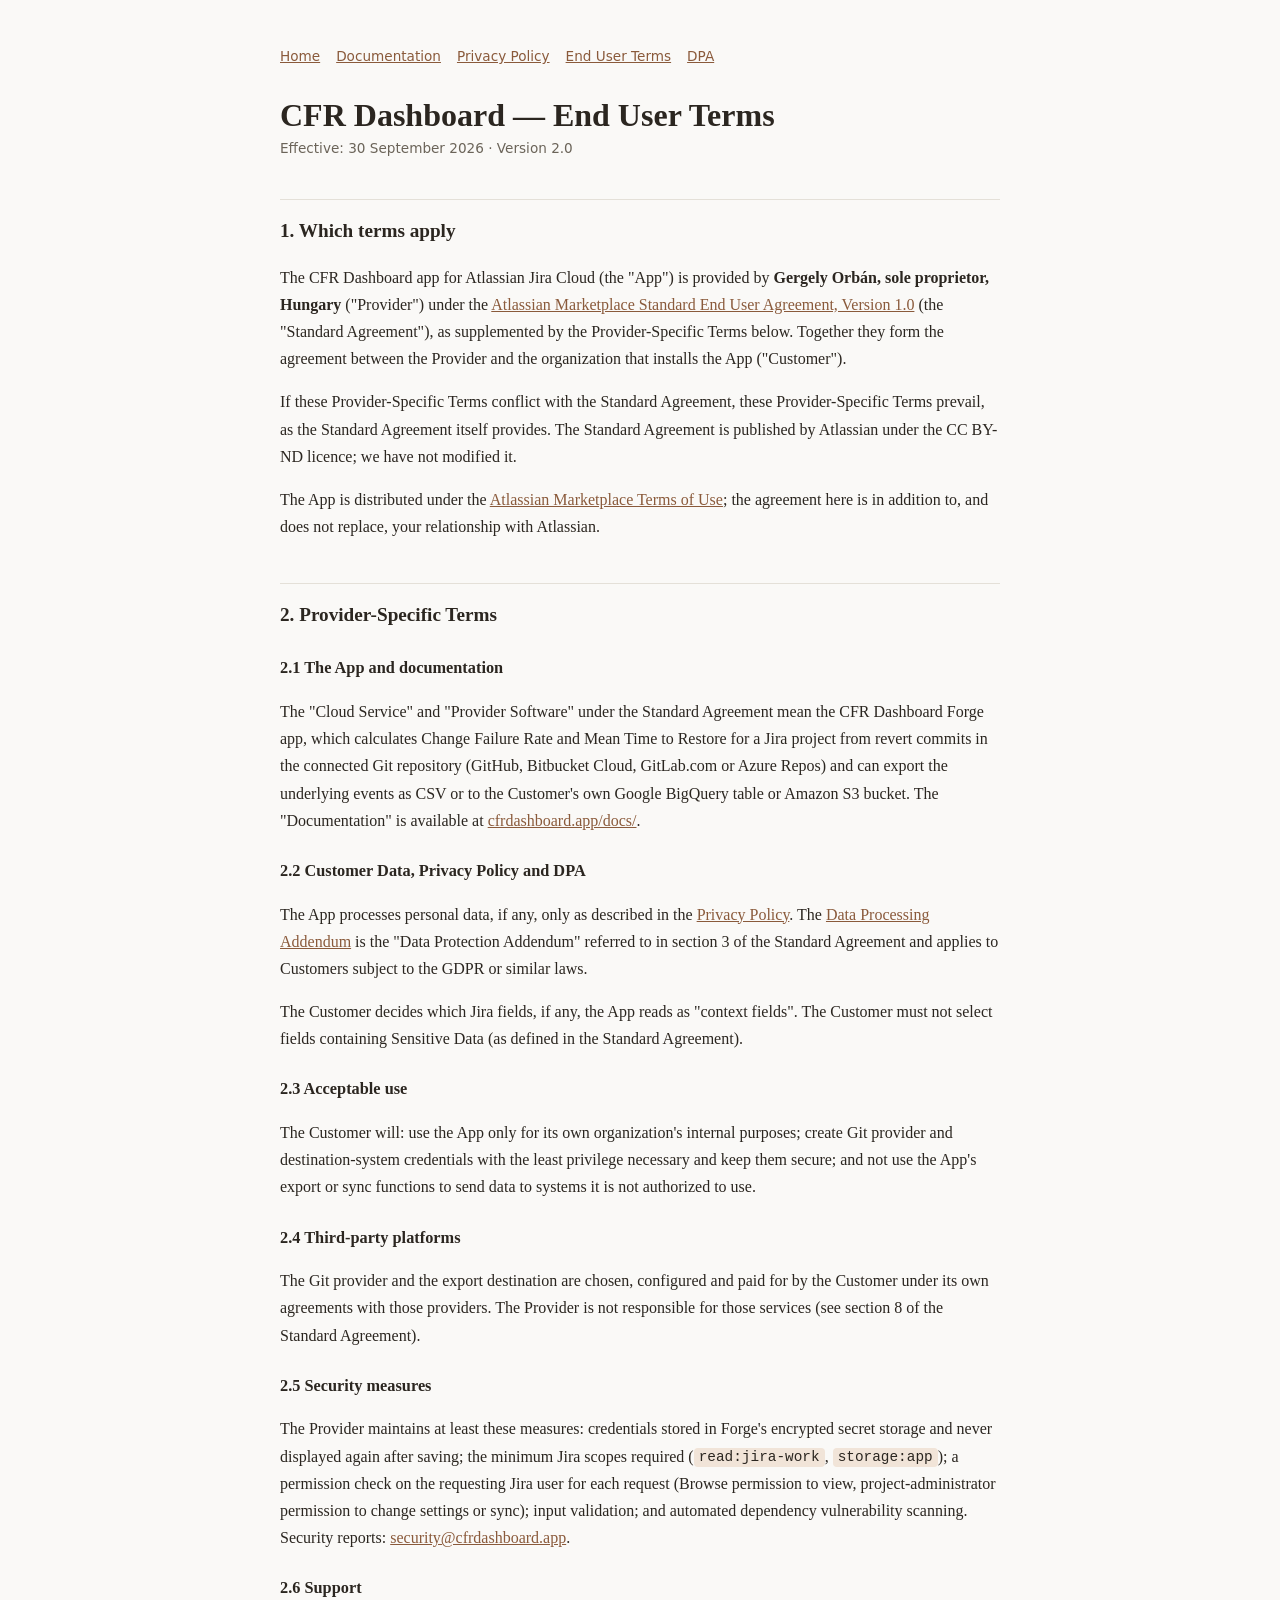
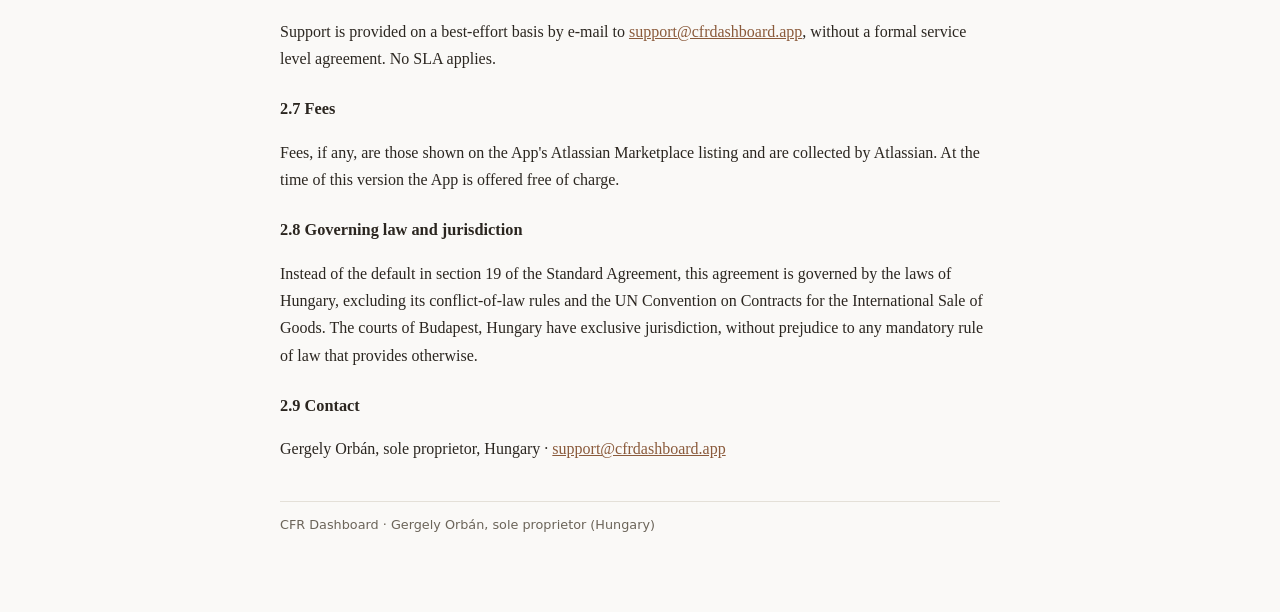
<file: terms/index.html>
<!doctype html>
<html lang="en">
<head>
<meta charset="utf-8">
<meta name="viewport" content="width=device-width, initial-scale=1">
<title>End User Terms – CFR Dashboard</title>
<link rel="stylesheet" href="/style.css">
</head>
<body>
<div class="page">
  <nav><a href="/">Home</a><a href="/docs/">Documentation</a><a href="/privacy/">Privacy Policy</a><a href="/terms/">End User Terms</a><a href="/dpa/">DPA</a></nav>
  <h1>CFR Dashboard — End User Terms</h1>
  <p class="sub">Effective: 30 September 2026 · Version 2.0</p>

  <h2>1. Which terms apply</h2>
  <p>The CFR Dashboard app for Atlassian Jira Cloud (the "App") is provided by <strong>Gergely Orbán, sole proprietor, Hungary</strong> ("Provider") under the <a href="https://www.atlassian.com/licensing/marketplace/end-user-agreement-v1">Atlassian Marketplace Standard End User Agreement, Version 1.0</a> (the "Standard Agreement"), as supplemented by the Provider-Specific Terms below. Together they form the agreement between the Provider and the organization that installs the App ("Customer").</p>
  <p>If these Provider-Specific Terms conflict with the Standard Agreement, these Provider-Specific Terms prevail, as the Standard Agreement itself provides. The Standard Agreement is published by Atlassian under the CC BY-ND licence; we have not modified it.</p>
  <p>The App is distributed under the <a href="https://www.atlassian.com/licensing/marketplace/termsofuse">Atlassian Marketplace Terms of Use</a>; the agreement here is in addition to, and does not replace, your relationship with Atlassian.</p>

  <h2>2. Provider-Specific Terms</h2>

  <h3>2.1 The App and documentation</h3>
  <p>The "Cloud Service" and "Provider Software" under the Standard Agreement mean the CFR Dashboard Forge app, which calculates Change Failure Rate and Mean Time to Restore for a Jira project from revert commits in the connected Git repository (GitHub, Bitbucket Cloud, GitLab.com or Azure Repos) and can export the underlying events as CSV or to the Customer's own Google BigQuery table or Amazon S3 bucket. The "Documentation" is available at <a href="/docs/">cfrdashboard.app/docs/</a>.</p>

  <h3>2.2 Customer Data, Privacy Policy and DPA</h3>
  <p>The App processes personal data, if any, only as described in the <a href="/privacy/">Privacy Policy</a>. The <a href="/dpa/">Data Processing Addendum</a> is the "Data Protection Addendum" referred to in section 3 of the Standard Agreement and applies to Customers subject to the GDPR or similar laws.</p>
  <p>The Customer decides which Jira fields, if any, the App reads as "context fields". The Customer must not select fields containing Sensitive Data (as defined in the Standard Agreement).</p>

  <h3>2.3 Acceptable use</h3>
  <p>The Customer will: use the App only for its own organization's internal purposes; create Git provider and destination-system credentials with the least privilege necessary and keep them secure; and not use the App's export or sync functions to send data to systems it is not authorized to use.</p>

  <h3>2.4 Third-party platforms</h3>
  <p>The Git provider and the export destination are chosen, configured and paid for by the Customer under its own agreements with those providers. The Provider is not responsible for those services (see section 8 of the Standard Agreement).</p>

  <h3>2.5 Security measures</h3>
  <p>The Provider maintains at least these measures: credentials stored in Forge's encrypted secret storage and never displayed again after saving; the minimum Jira scopes required (<code>read:jira-work</code>, <code>storage:app</code>); a permission check on the requesting Jira user for each request (Browse permission to view, project-administrator permission to change settings or sync); input validation; and automated dependency vulnerability scanning. Security reports: <a href="mailto:security@cfrdashboard.app">security@cfrdashboard.app</a>.</p>

  <h3>2.6 Support</h3>
  <p>Support is provided on a best-effort basis by e-mail to <a href="mailto:support@cfrdashboard.app">support@cfrdashboard.app</a>, without a formal service level agreement. No SLA applies.</p>

  <h3>2.7 Fees</h3>
  <p>Fees, if any, are those shown on the App's Atlassian Marketplace listing and are collected by Atlassian. At the time of this version the App is offered free of charge.</p>

  <h3>2.8 Governing law and jurisdiction</h3>
  <p>Instead of the default in section 19 of the Standard Agreement, this agreement is governed by the laws of Hungary, excluding its conflict-of-law rules and the UN Convention on Contracts for the International Sale of Goods. The courts of Budapest, Hungary have exclusive jurisdiction, without prejudice to any mandatory rule of law that provides otherwise.</p>

  <h3>2.9 Contact</h3>
  <p>Gergely Orbán, sole proprietor, Hungary · <a href="mailto:support@cfrdashboard.app">support@cfrdashboard.app</a></p>

  <footer>CFR Dashboard · Gergely Orbán, sole proprietor (Hungary)</footer>
</div>
</body>
</html>
</file>
<file: style.css>
:root {
  --bg: #faf9f7; --border: #e4e0d8; --text: #2b2620; --dim: #6b6459;
  --accent: #8a5a3b; --soft: #f1e4d8;
}
@media (prefers-color-scheme: dark) {
  :root {
    --bg: #1c1a17; --border: #3a352c; --text: #ece7dd; --dim: #a89e8c;
    --accent: #d3a479; --soft: #382c1f;
  }
}
* { box-sizing: border-box; }
body {
  margin: 0; padding: 0 16px; background: var(--bg); color: var(--text);
  font: 1rem/1.7 Georgia, "Times New Roman", serif;
}
.page { max-width: 720px; margin: 0 auto; padding: 48px 0 80px; }
h1 { font-size: 2rem; line-height: 1.2; margin: 0 0 6px; }
h2 { font-size: 1.2rem; margin: 2.2em 0 .6em; padding-top: .8em; border-top: 1px solid var(--border); }
h3 { font-size: 1.02rem; margin: 1.4em 0 .3em; }
.sub { font: .85rem system-ui, sans-serif; color: var(--dim); margin: 0 0 28px; }
a { color: var(--accent); }
code { background: var(--soft); padding: .1em .35em; border-radius: 4px; font-size: .9em; }
table { width: 100%; border-collapse: collapse; font: .85rem/1.5 system-ui, sans-serif; margin: 1em 0; }
th, td { text-align: left; padding: 8px 10px; border-bottom: 1px solid var(--border); vertical-align: top; }
th { color: var(--dim); }
nav { font: .85rem system-ui, sans-serif; margin-bottom: 32px; }
nav a { margin-right: 16px; }
footer { font: .8rem system-ui, sans-serif; color: var(--dim); margin-top: 3em; padding-top: 1.2em; border-top: 1px solid var(--border); }
</file>
